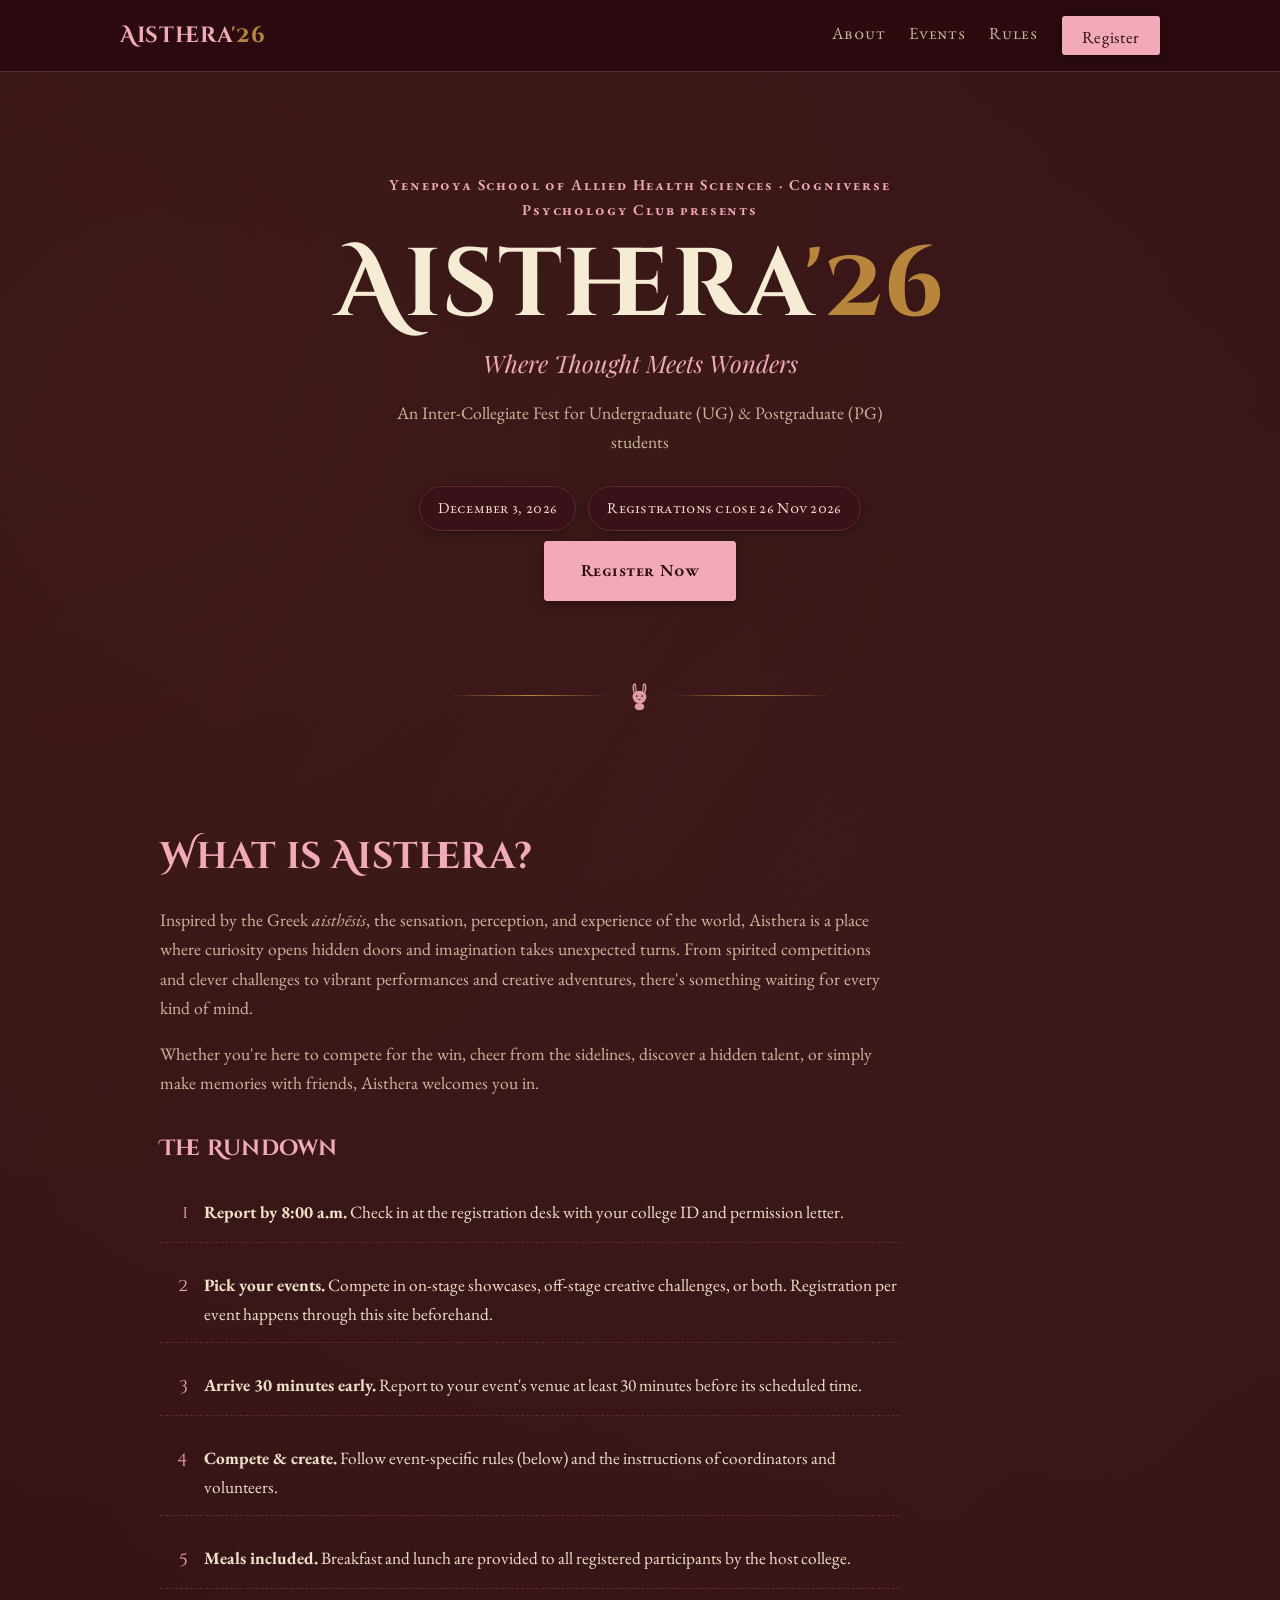
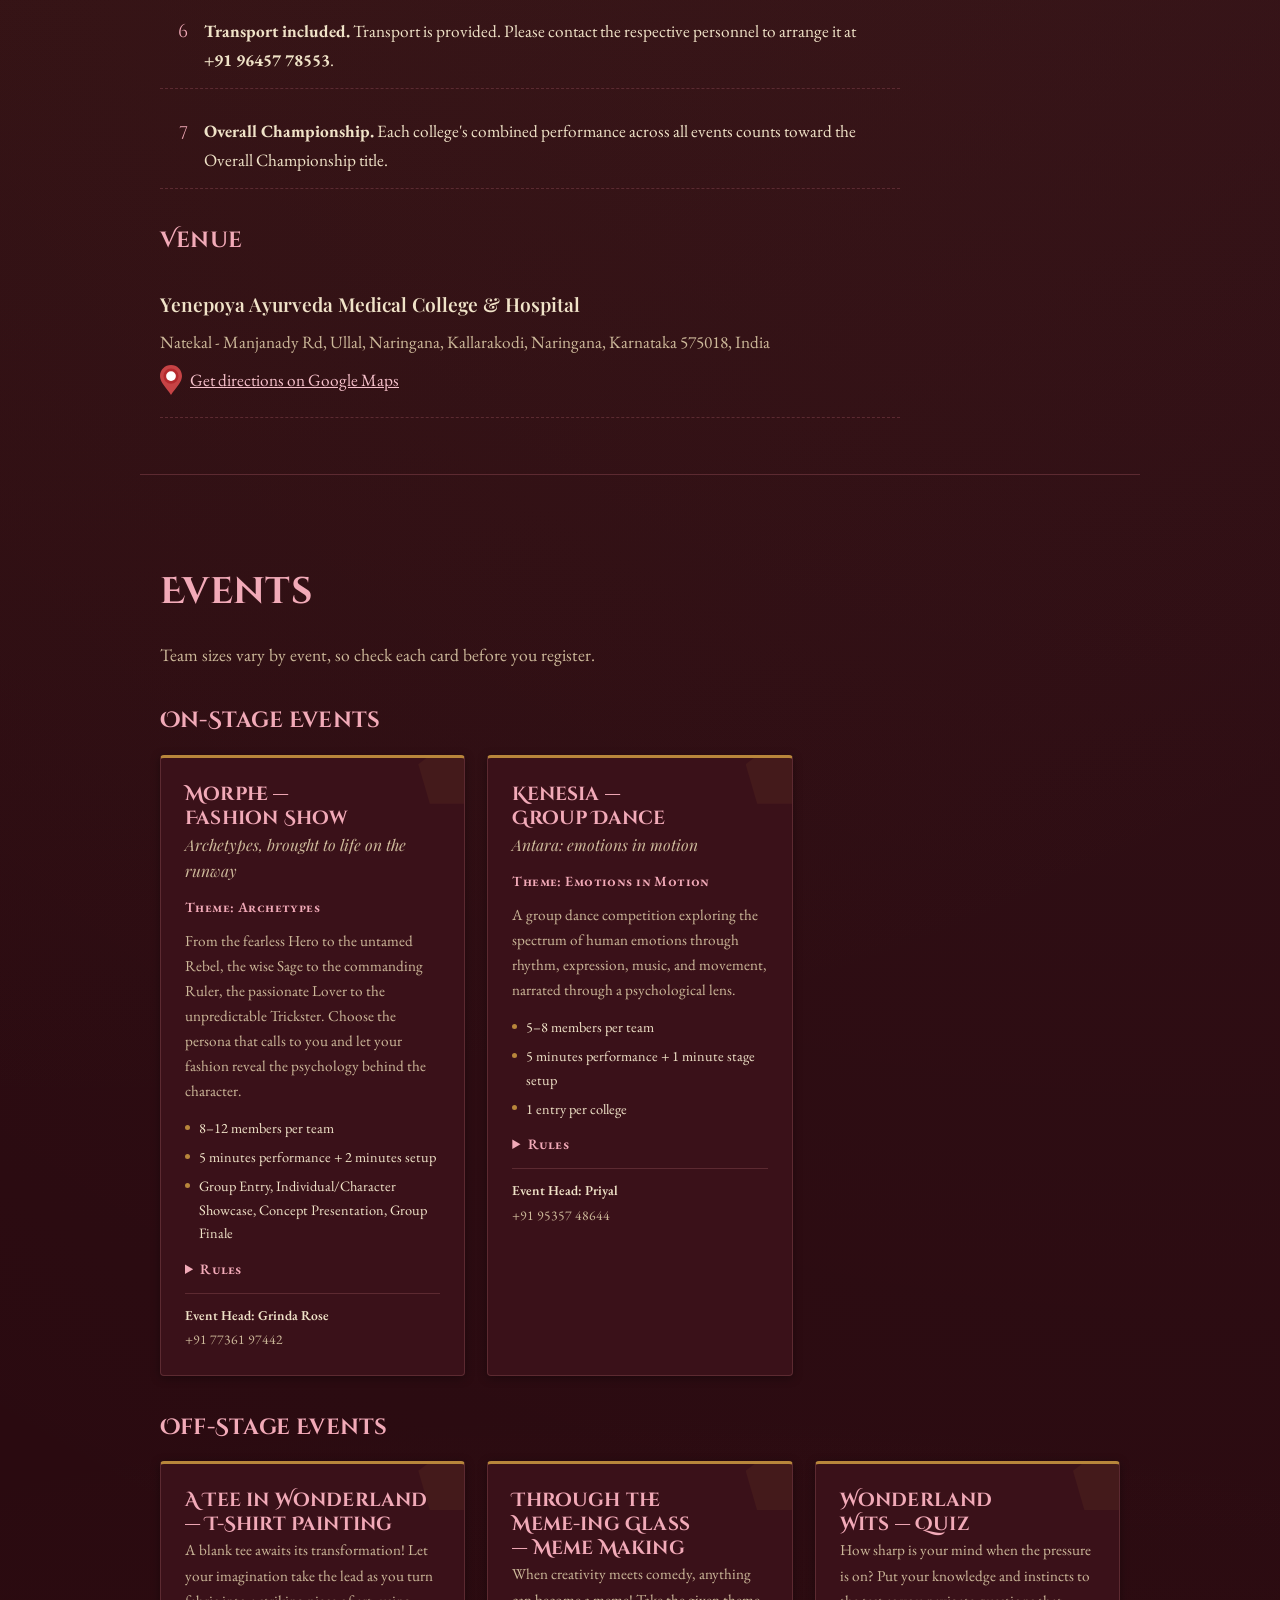
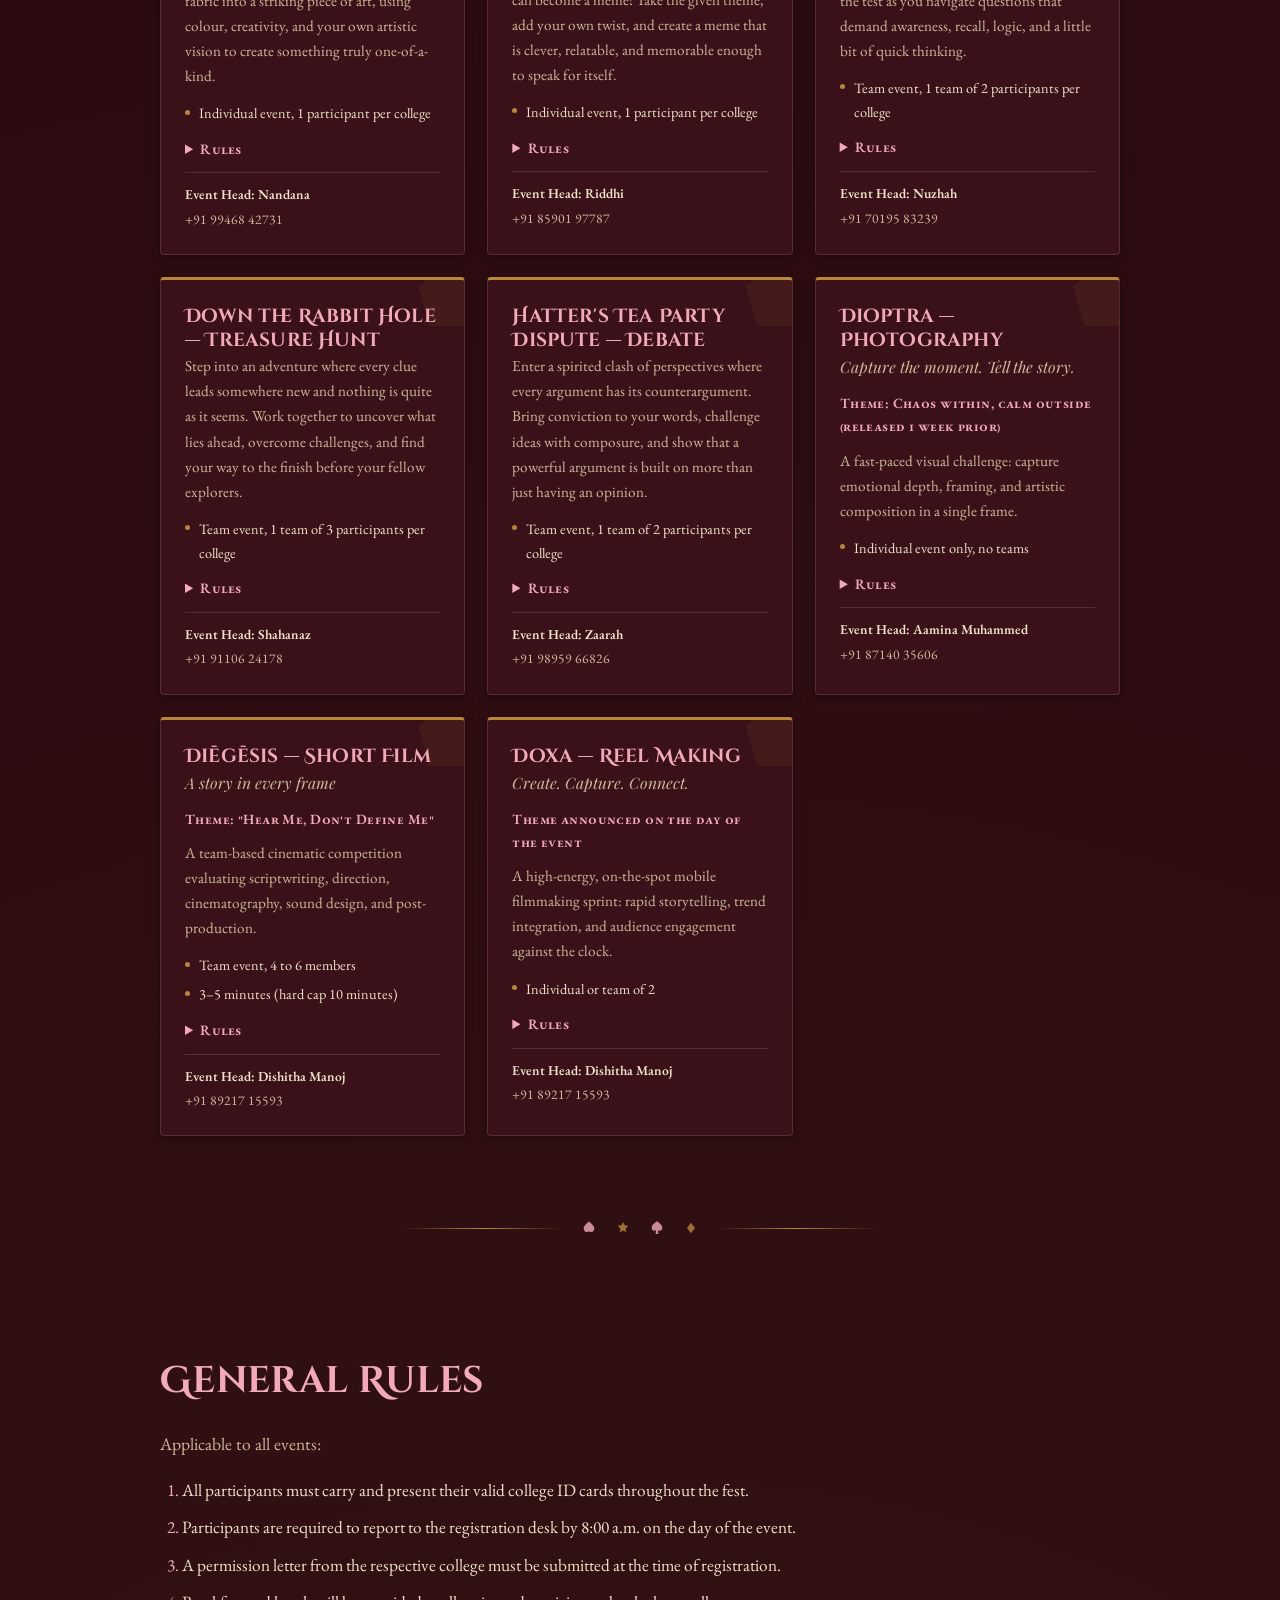
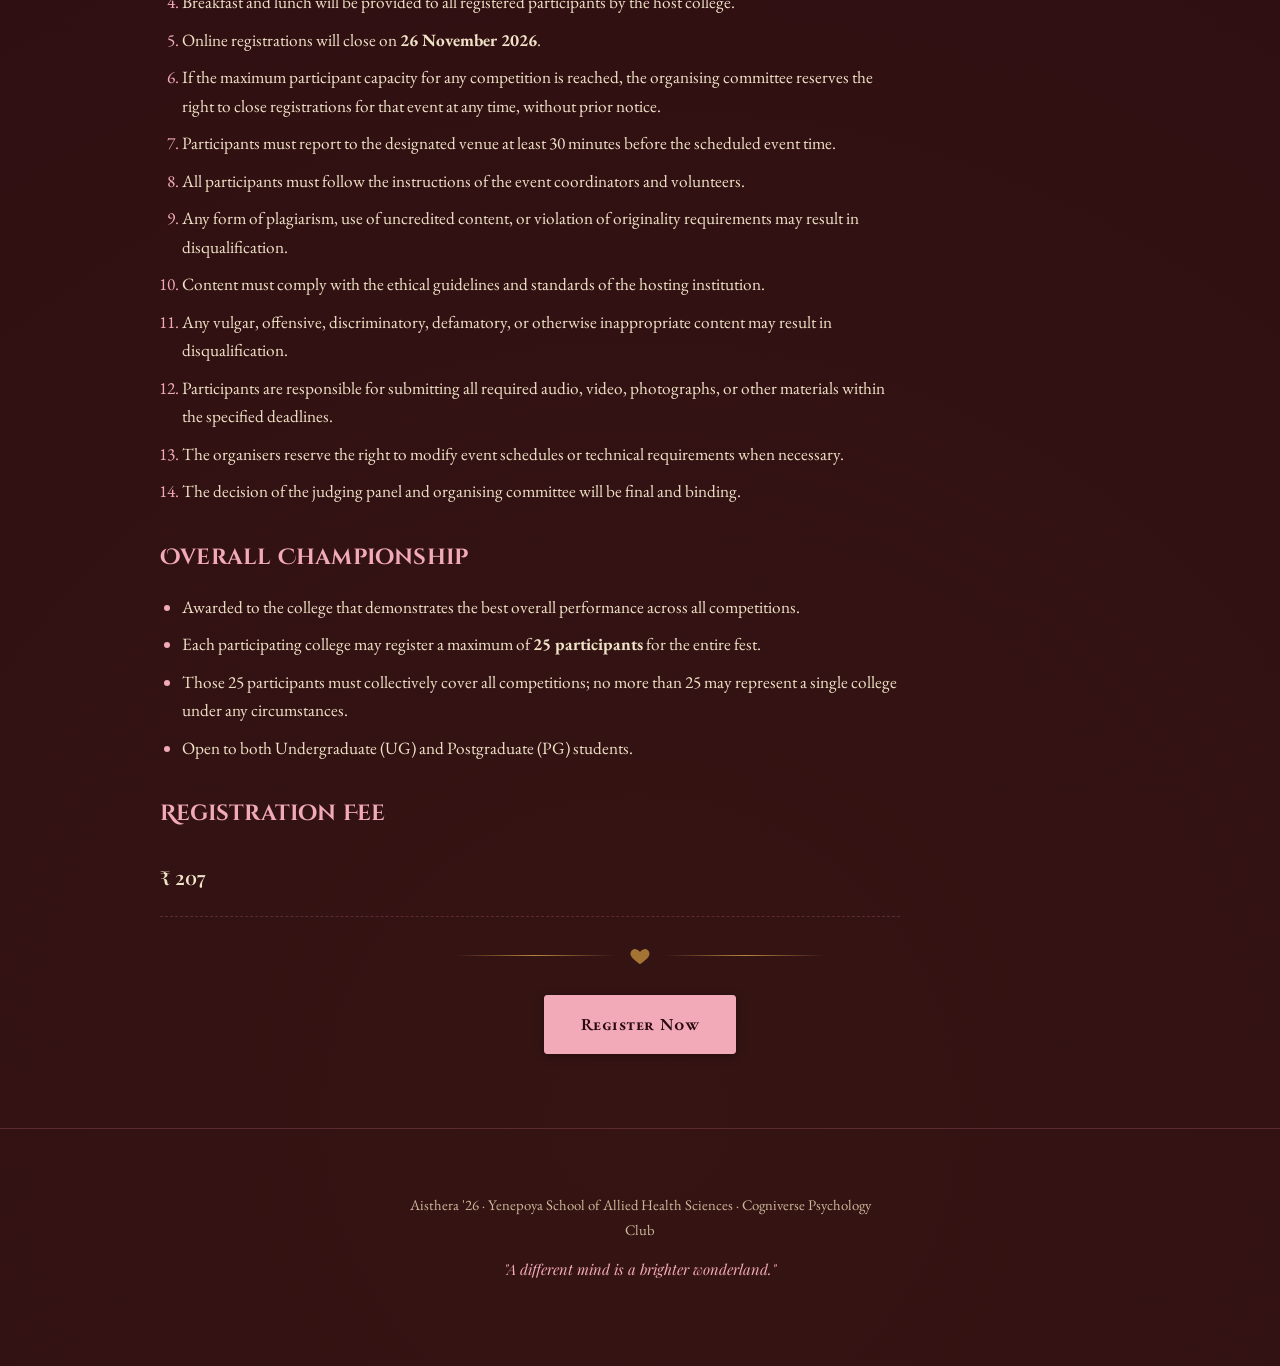
<file: index.html>
<!DOCTYPE html>
<html lang="en">
<head>
<meta charset="UTF-8" />
<meta name="viewport" content="width=device-width, initial-scale=1.0" />
<title>Aisthera '26 — Fest Guide</title>
<meta name="description" content="Aisthera '26 — Where Thought Meets Wonders. Inter-Collegiate Fest by Yenepoya School of Allied Health Sciences." />
<link rel="preconnect" href="https://fonts.googleapis.com">
<link rel="preconnect" href="https://fonts.gstatic.com" crossorigin>
<link href="https://fonts.googleapis.com/css2?family=Cinzel+Decorative:wght@700;900&family=Playfair+Display:ital,wght@0,600;1,500&family=EB+Garamond:ital,wght@0,400;0,500;0,600;1,400&display=swap" rel="stylesheet">
<link rel="stylesheet" href="style.css" />
</head>
<body>

<header class="site-header">
  <nav class="nav">
    <a class="brand" href="#top">Aisthera<span class="accent">'26</span></a>
    <div class="nav-links">
      <a href="#about">About</a>
      <a href="#events">Events</a>
      <a href="#rules">Rules</a>
      <a href="register.html" class="nav-cta">Register</a>
    </div>
  </nav>
</header>

<main id="top">

  <!-- HERO -->
  <section class="hero">
    <p class="eyebrow">Yenepoya School of Allied Health Sciences · Cogniverse Psychology Club presents</p>
    <h1>Aisthera<span class="accent">'26</span></h1>
    <p class="tagline">Where Thought Meets Wonders</p>
    <p class="hero-sub">An Inter-Collegiate Fest for Undergraduate (UG) &amp; Postgraduate (PG) students</p>
    <div class="hero-meta">
      <div class="meta-pill">December 3, 2026</div>
      <div class="meta-pill">Registrations close 26 Nov 2026</div>
    </div>
    <a href="register.html" class="btn btn-primary">Register Now</a>
  </section>

  <div class="ornament" aria-hidden="true">
    <svg class="rabbit-mark" viewBox="0 0 64 64" fill="none" xmlns="http://www.w3.org/2000/svg">
      <g fill="currentColor">
        <path d="M22 8c-2.5 0-4 3-4 8 0 4 1 9 3 13l2-1c-1.5-4-2-8-2-11 0-4 .5-6 1-6s1 2 1 6c0 4 1 8 2.5 11.5l2-1C26 24 25 19 25 15c0-5-1-7-3-7z"/>
        <path d="M40 8c2.5 0 4 3 4 8 0 4-1 9-3 13l-2-1c1.5-4 2-8 2-11 0-4-.5-6-1-6s-1 2-1 6c0 4-1 8-2.5 11.5l-2-1C36 24 37 19 37 15c0-5 1-7 3-7z"/>
        <ellipse cx="31" cy="34" rx="13" ry="12"/>
        <ellipse cx="31" cy="52" rx="9" ry="7"/>
        <circle cx="26" cy="32" r="1.6" fill="var(--parchment)"/>
        <circle cx="36" cy="32" r="1.6" fill="var(--parchment)"/>
        <path d="M28 38c1 1 4 1 5 0" stroke="var(--parchment)" stroke-width="1.2" fill="none" stroke-linecap="round"/>
      </g>
    </svg>
  </div>

  <!-- ABOUT / WALKTHROUGH -->
  <section id="about" class="section">
    <h2 class="section-title">What is Aisthera?</h2>
    <p class="lead">
      Inspired by the Greek <em>aisthēsis</em>, the sensation, perception, and experience of the world,
      Aisthera is a place where curiosity opens hidden doors and imagination takes unexpected turns.
      From spirited competitions and clever challenges to vibrant performances and creative adventures,
      there's something waiting for every kind of mind.
    </p>
    <p class="lead">
      Whether you're here to compete for the win, cheer from the sidelines, discover a hidden talent, or
      simply make memories with friends, Aisthera welcomes you in.
    </p>

    <h3 class="sub-title">The Rundown</h3>
    <ol class="rundown">
      <li><span><strong>Report by 8:00 a.m.</strong> Check in at the registration desk with your college ID and permission letter.</span></li>
      <li><span><strong>Pick your events.</strong> Compete in on-stage showcases, off-stage creative challenges, or both. Registration per event happens through this site beforehand.</span></li>
      <li><span><strong>Arrive 30 minutes early.</strong> Report to your event's venue at least 30 minutes before its scheduled time.</span></li>
      <li><span><strong>Compete &amp; create.</strong> Follow event-specific rules (below) and the instructions of coordinators and volunteers.</span></li>
      <li><span><strong>Meals included.</strong> Breakfast and lunch are provided to all registered participants by the host college.</span></li>
      <li><span><strong>Transport included.</strong> Transport is provided. Please contact the respective personnel to arrange it at <strong style="white-space: nowrap;">+91 96457 78553</strong>.</span></li>
      <li><span><strong>Overall Championship.</strong> Each college's combined performance across all events counts toward the Overall Championship title.</span></li>
    </ol>

    <h3 class="sub-title">Venue</h3>
    <div class="venue">
      <p class="venue-name">Yenepoya Ayurveda Medical College &amp; Hospital</p>
      <p class="venue-address">Natekal - Manjanady Rd, Ullal, Naringana, Kallarakodi, Naringana, Karnataka 575018, India</p>
      <p class="venue-link"><a href="https://share.google/XzGzXH52BraoZFkg7" target="_blank" rel="noopener"><svg class="pin-icon" viewBox="0 0 90 122" width="22" height="30" aria-hidden="true" focusable="false"><path fill="#c64345" d="M45 0C20.1 0 0 19.9 0 44.5c0 11.2 5.2 22.6 12.7 33.6C23 93.1 36 107.7 45 122c9-14.3 22-28.9 32.3-43.9C84.8 67.1 90 55.7 90 44.5 90 19.9 69.9 0 45 0z"/><circle fill="#b52a2e" cx="45" cy="45" r="31"/><circle fill="#fff" cx="45" cy="45" r="20"/></svg><span>Get directions on Google Maps</span></a></p>
    </div>
  </section>

  <!-- EVENTS -->
  <section id="events" class="section">
    <h2 class="section-title">Events</h2>
    <p class="lead">Team sizes vary by event, so check each card before you register.</p>

    <h3 class="sub-title">On-Stage Events</h3>
    <div class="event-grid">

      <article class="event-card">
        <h4>Morphe — Fashion Show</h4>
        <p class="event-subtitle">Archetypes, brought to life on the runway</p>
        <p class="event-theme">Theme: Archetypes</p>
        <p class="event-desc">From the fearless Hero to the untamed Rebel, the wise Sage to the commanding Ruler, the passionate Lover to the unpredictable Trickster. Choose the persona that calls to you and let your fashion reveal the psychology behind the character.</p>
        <ul class="event-facts">
          <li>8–12 members per team</li>
          <li>5 minutes performance + 2 minutes setup</li>
          <li>Group Entry, Individual/Character Showcase, Concept Presentation, Group Finale</li>
        </ul>
        <details class="event-rules">
          <summary>Rules</summary>
          <ul>
            <li>Presentation must be based on the theme "Archetypes": psychology, mythology, literature, culture, history, or original ideas.</li>
            <li>The archetype must be clearly portrayed through outfits, makeup, expressions, movements, music, and storytelling; simply wearing an outfit may reduce marks.</li>
            <li>Each team: 8–12 participants; a participant may join only one team.</li>
            <li>Final audio track must be submitted beforehand.</li>
          </ul>
        </details>
        <p class="event-contact">
          <span class="head-name">Event Head: Grinda Rose</span>
          <span class="head-phone">+91 77361 97442</span>
        </p>
      </article>

      <article class="event-card">
        <h4>Kenesia — Group Dance</h4>
        <p class="event-subtitle">Antara: emotions in motion</p>
        <p class="event-theme">Theme: Emotions in Motion</p>
        <p class="event-desc">A group dance competition exploring the spectrum of human emotions through rhythm, expression, music, and movement, narrated through a psychological lens.</p>
        <ul class="event-facts">
          <li>5–8 members per team</li>
          <li>5 minutes performance + 1 minute stage setup</li>
          <li>1 entry per college</li>
        </ul>
        <details class="event-rules">
          <summary>Rules</summary>
          <ul>
            <li>Each college may register only 1 entry.</li>
            <li>Submit the form to the event in-charge a day prior.</li>
            <li>Props allowed; sharp objects, liquids, or derogatory acts are not.</li>
            <li>Obscene/vulgar/offensive music or lyrics is prohibited; indecent exposure or gestures lead to disqualification.</li>
            <li>Backdrops allowed; pre-recorded audio submitted with the form.</li>
            <li>Judged on: theme clarity, team coordination, choreography &amp; creativity, stage presence &amp; formation, costume &amp; visual presentation, overall impact.</li>
            <li>Judges' decision is final; no appeals entertained.</li>
          </ul>
        </details>
        <p class="event-contact">
          <span class="head-name">Event Head: Priyal</span>
          <span class="head-phone">+91 95357 48644</span>
        </p>
      </article>

    </div>

    <h3 class="sub-title">Off-Stage Events</h3>
    <div class="event-grid">

      <article class="event-card">
        <h4>A Tee in Wonderland — T-Shirt Painting</h4>
        <p class="event-desc">A blank tee awaits its transformation! Let your imagination take the lead as you turn fabric into a striking piece of art, using colour, creativity, and your own artistic vision to create something truly one-of-a-kind.</p>
        <ul class="event-facts">
          <li>Individual event, 1 participant per college</li>
        </ul>
        <details class="event-rules">
          <summary>Rules</summary>
          <ul>
            <li>The T-shirt will be provided by the host institution.</li>
            <li>Participants must bring their own painting materials: paints, brushes, palettes, water containers, and other supplies.</li>
            <li>The artwork must be original and created by the participant.</li>
            <li>Plagiarised or directly copied designs may result in disqualification.</li>
            <li>Pre-printed designs, stencils, and ready-made artwork are not permitted.</li>
            <li>The decision of the judges and event organisers shall be final and binding.</li>
          </ul>
        </details>
        <p class="event-contact">
          <span class="head-name">Event Head: Nandana</span>
          <span class="head-phone">+91 99468 42731</span>
        </p>
      </article>

      <article class="event-card">
        <h4>Through the Meme-ing Glass — Meme Making</h4>
        <p class="event-desc">When creativity meets comedy, anything can become a meme! Take the given theme, add your own twist, and create a meme that is clever, relatable, and memorable enough to speak for itself.</p>
        <ul class="event-facts">
          <li>Individual event, 1 participant per college</li>
        </ul>
        <details class="event-rules">
          <summary>Rules</summary>
          <ul>
            <li>The theme will be announced at the venue of the event.</li>
            <li>Participants must create and submit their meme within the given time limit.</li>
            <li>The meme must be based on the announced theme.</li>
            <li>The meme must be original and created entirely by the participant during the event.</li>
            <li>Participants must bring their own laptops or mobile phones for meme creation.</li>
            <li>Permitted digital editing and designing applications may be used.</li>
            <li>The use of AI tools or AI-generated content for creating or modifying memes is strictly prohibited.</li>
            <li>Copied or substantially reproduced memes are not allowed.</li>
            <li>Offensive, discriminatory, or inappropriate content is prohibited.</li>
            <li>The meme must be submitted in JPG or PNG format before the deadline.</li>
          </ul>
        </details>
        <p class="event-contact">
          <span class="head-name">Event Head: Riddhi</span>
          <span class="head-phone">+91 85901 97787</span>
        </p>
      </article>

      <article class="event-card">
        <h4>Wonderland Wits — Quiz</h4>
        <p class="event-desc">How sharp is your mind when the pressure is on? Put your knowledge and instincts to the test as you navigate questions that demand awareness, recall, logic, and a little bit of quick thinking.</p>
        <ul class="event-facts">
          <li>Team event, 1 team of 2 participants per college</li>
        </ul>
        <details class="event-rules">
          <summary>Rules</summary>
          <ul>
            <li>Mobile phones, smartwatches, and external devices are strictly prohibited.</li>
            <li>Any form of misconduct may lead to immediate disqualification.</li>
            <li>Participants must follow the instructions given by the organisers throughout the competition.</li>
            <li>The decision of the judges and event organisers shall be final and binding.</li>
          </ul>
        </details>
        <p class="event-contact">
          <span class="head-name">Event Head: Nuzhah</span>
          <span class="head-phone">+91 70195 83239</span>
        </p>
      </article>

      <article class="event-card">
        <h4>Down the Rabbit Hole — Treasure Hunt</h4>
        <p class="event-desc">Step into an adventure where every clue leads somewhere new and nothing is quite as it seems. Work together to uncover what lies ahead, overcome challenges, and find your way to the finish before your fellow explorers.</p>
        <ul class="event-facts">
          <li>Team event, 1 team of 3 participants per college</li>
        </ul>
        <details class="event-rules">
          <summary>Rules</summary>
          <ul>
            <li>All three team members must remain together throughout the event.</li>
            <li>Teams must follow the instructions provided by the organisers.</li>
            <li>Teams must not tamper with, hide, exchange, or damage materials assigned to other teams.</li>
            <li>Mobile phones, internet searches, AI tools, external websites, or outside assistance are prohibited unless specifically permitted by the organisers.</li>
            <li>Participants must follow all safety instructions given by the organisers.</li>
            <li>The organisers' decision regarding the event and any applicable penalties will be final.</li>
          </ul>
        </details>
        <p class="event-contact">
          <span class="head-name">Event Head: Shahanaz</span>
          <span class="head-phone">+91 91106 24178</span>
        </p>
      </article>

      <article class="event-card">
        <h4>Hatter's Tea Party Dispute — Debate</h4>
        <p class="event-desc">Enter a spirited clash of perspectives where every argument has its counterargument. Bring conviction to your words, challenge ideas with composure, and show that a powerful argument is built on more than just having an opinion.</p>
        <ul class="event-facts">
          <li>Team event, 1 team of 2 participants per college</li>
        </ul>
        <details class="event-rules">
          <summary>Rules</summary>
          <ul>
            <li>Participants must maintain proper decorum and discipline throughout the event.</li>
            <li>Foul, offensive, or rude language is not permitted.</li>
            <li>Participants must state factual information and follow the allotted speaking time.</li>
            <li>Participants must not interrupt other speakers.</li>
            <li>The decision of the judges and event organisers shall be final and binding.</li>
          </ul>
        </details>
        <p class="event-contact">
          <span class="head-name">Event Head: Zaarah</span>
          <span class="head-phone">+91 98959 66826</span>
        </p>
      </article>

      <article class="event-card">
        <h4>Dioptra — Photography</h4>
        <p class="event-subtitle">Capture the moment. Tell the story.</p>
        <p class="event-theme">Theme: Chaos within, calm outside (released 1 week prior)</p>
        <p class="event-desc">A fast-paced visual challenge: capture emotional depth, framing, and artistic composition in a single frame.</p>
        <ul class="event-facts">
          <li>Individual event only, no teams</li>
        </ul>
        <details class="event-rules">
          <summary>Rules</summary>
          <ul>
            <li>Strictly individual; no team or group submissions.</li>
            <li>Submissions must be JPEG/JPG, high minimum resolution.</li>
            <li>DSLR/mirrorless or smartphone allowed; drones and detached mobile lenses are strictly prohibited.</li>
            <li>Only basic enhancements (brightness, contrast, minor color grading) permitted; heavy manipulation, cloning, filter layers, borders, or AI-generated elements cause immediate disqualification.</li>
            <li>Content must align with the institution's ethical code: no vulgarity, religious bias, political targeting, or unauthorized public photography.</li>
            <li>No watermarks, logos, or identifying information on the image.</li>
          </ul>
        </details>
        <p class="event-contact">
          <span class="head-name">Event Head: Aamina Muhammed</span>
          <span class="head-phone">+91 87140 35606</span>
        </p>
      </article>

      <article class="event-card">
        <h4>Diēgēsis — Short Film</h4>
        <p class="event-subtitle">A story in every frame</p>
        <p class="event-theme">Theme: "Hear Me, Don't Define Me"</p>
        <p class="event-desc">A team-based cinematic competition evaluating scriptwriting, direction, cinematography, sound design, and post-production.</p>
        <ul class="event-facts">
          <li>Team event, 4 to 6 members</li>
          <li>3–5 minutes (hard cap 10 minutes)</li>
        </ul>
        <details class="event-rules">
          <summary>Rules</summary>
          <ul>
            <li>Script, cinematography, and editing must be completely original; copyrighted stock footage or uncredited clips result in immediate disqualification.</li>
            <li>Runtime: 3–5 minutes (strict cap of 10 minutes).</li>
            <li>Deliver in MP4 or MOV format.</li>
            <li>Horizontal cinematic format (16:9), minimum 1080p.</li>
            <li>Regional-language films require English subtitles.</li>
            <li>Smartphones, DSLRs, or mirrorless setups allowed.</li>
            <li>Must align with the hosting institution's ethical codes: no vulgarity, political targeting, defamation, or controversial religious themes.</li>
          </ul>
        </details>
        <p class="event-contact">
          <span class="head-name">Event Head: Dishitha Manoj</span>
          <span class="head-phone">+91 89217 15593</span>
        </p>
      </article>

      <article class="event-card">
        <h4>Doxa — Reel Making</h4>
        <p class="event-subtitle">Create. Capture. Connect.</p>
        <p class="event-theme">Theme announced on the day of the event</p>
        <p class="event-desc">A high-energy, on-the-spot mobile filmmaking sprint: rapid storytelling, trend integration, and audience engagement against the clock.</p>
        <ul class="event-facts">
          <li>Individual or team of 2</li>
        </ul>
        <details class="event-rules">
          <summary>Rules</summary>
          <ul>
            <li>Open to individuals or teams of 2.</li>
            <li>Video length: 30–90 seconds max.</li>
            <li>Submit in MP4 format, vertical (9:16 aspect ratio).</li>
            <li>Must be created and edited within the designated time limit and campus boundaries set by organisers.</li>
            <li>No vulgarity, religious focus, or controversial content.</li>
            <li>All footage and editing must be original; plagiarism or uncredited pre-existing clips result in immediate disqualification.</li>
          </ul>
        </details>
        <p class="event-contact">
          <span class="head-name">Event Head: Dishitha Manoj</span>
          <span class="head-phone">+91 89217 15593</span>
        </p>
      </article>

    </div>
  </section>

  <div class="ornament suits" aria-hidden="true">
    <svg viewBox="0 0 24 24" fill="currentColor"><path d="M12 2c-3 4-8 6-8 11a5 5 0 0 0 8 4 5 5 0 0 0 8-4c0-5-5-7-8-11z"/></svg>
    <svg viewBox="0 0 24 24" fill="currentColor"><path d="M12 3l2.5 5 5.5.8-4 3.9.9 5.5-4.9-2.6-4.9 2.6.9-5.5-4-3.9 5.5-.8z"/></svg>
    <svg viewBox="0 0 24 24" fill="currentColor"><path d="M12 2c4 3 8 5.5 8 10a4 4 0 0 1-6.5 3.1L14 21h-4l.5-5.9A4 4 0 0 1 4 12c0-4.5 4-7 8-10z"/></svg>
    <svg viewBox="0 0 24 24" fill="currentColor"><path d="M12 4l6 8-6 8-6-8z"/></svg>
  </div>

  <!-- GENERAL RULES -->
  <section id="rules" class="section">
    <h2 class="section-title">General Rules</h2>
    <p class="lead">Applicable to all events:</p>
    <ol class="rules-list">
      <li>All participants must carry and present their valid college ID cards throughout the fest.</li>
      <li>Participants are required to report to the registration desk by 8:00 a.m. on the day of the event.</li>
      <li>A permission letter from the respective college must be submitted at the time of registration.</li>
      <li>Breakfast and lunch will be provided to all registered participants by the host college.</li>
      <li>Online registrations will close on <strong>26 November 2026</strong>.</li>
      <li>If the maximum participant capacity for any competition is reached, the organising committee reserves the right to close registrations for that event at any time, without prior notice.</li>
      <li>Participants must report to the designated venue at least 30 minutes before the scheduled event time.</li>
      <li>All participants must follow the instructions of the event coordinators and volunteers.</li>
      <li>Any form of plagiarism, use of uncredited content, or violation of originality requirements may result in disqualification.</li>
      <li>Content must comply with the ethical guidelines and standards of the hosting institution.</li>
      <li>Any vulgar, offensive, discriminatory, defamatory, or otherwise inappropriate content may result in disqualification.</li>
      <li>Participants are responsible for submitting all required audio, video, photographs, or other materials within the specified deadlines.</li>
      <li>The organisers reserve the right to modify event schedules or technical requirements when necessary.</li>
      <li>The decision of the judging panel and organising committee will be final and binding.</li>
    </ol>

    <h3 class="sub-title">Overall Championship</h3>
    <ul class="rules-list">
      <li>Awarded to the college that demonstrates the best overall performance across all competitions.</li>
      <li>Each participating college may register a maximum of <strong>25 participants</strong> for the entire fest.</li>
      <li>Those 25 participants must collectively cover all competitions; no more than 25 may represent a single college under any circumstances.</li>
      <li>Open to both Undergraduate (UG) and Postgraduate (PG) students.</li>
    </ul>

    <h3 class="sub-title">Registration Fee</h3>
    <div class="venue">
      <p class="venue-name">₹ 207</p>
    </div>

    <div class="ornament" aria-hidden="true">
      <svg viewBox="0 0 24 24" fill="currentColor"><path d="M12 21s-6.7-4.35-9.4-8.4C.8 9.7 1.6 6 4.7 4.8 7 3.9 9.3 4.9 12 7.6c2.7-2.7 5-3.7 7.3-2.8 3.1 1.2 3.9 4.9 2.1 7.8C18.7 16.65 12 21 12 21z"/></svg>
    </div>

    <p style="text-align:center;">
      <a href="register.html" class="btn btn-primary">Register Now</a>
    </p>
  </section>

</main>

<footer class="site-footer">
  <p>Aisthera '26 · Yenepoya School of Allied Health Sciences · Cogniverse Psychology Club</p>
  <p class="footer-quote">"A different mind is a brighter wonderland."</p>
</footer>

</body>
</html>
</file>
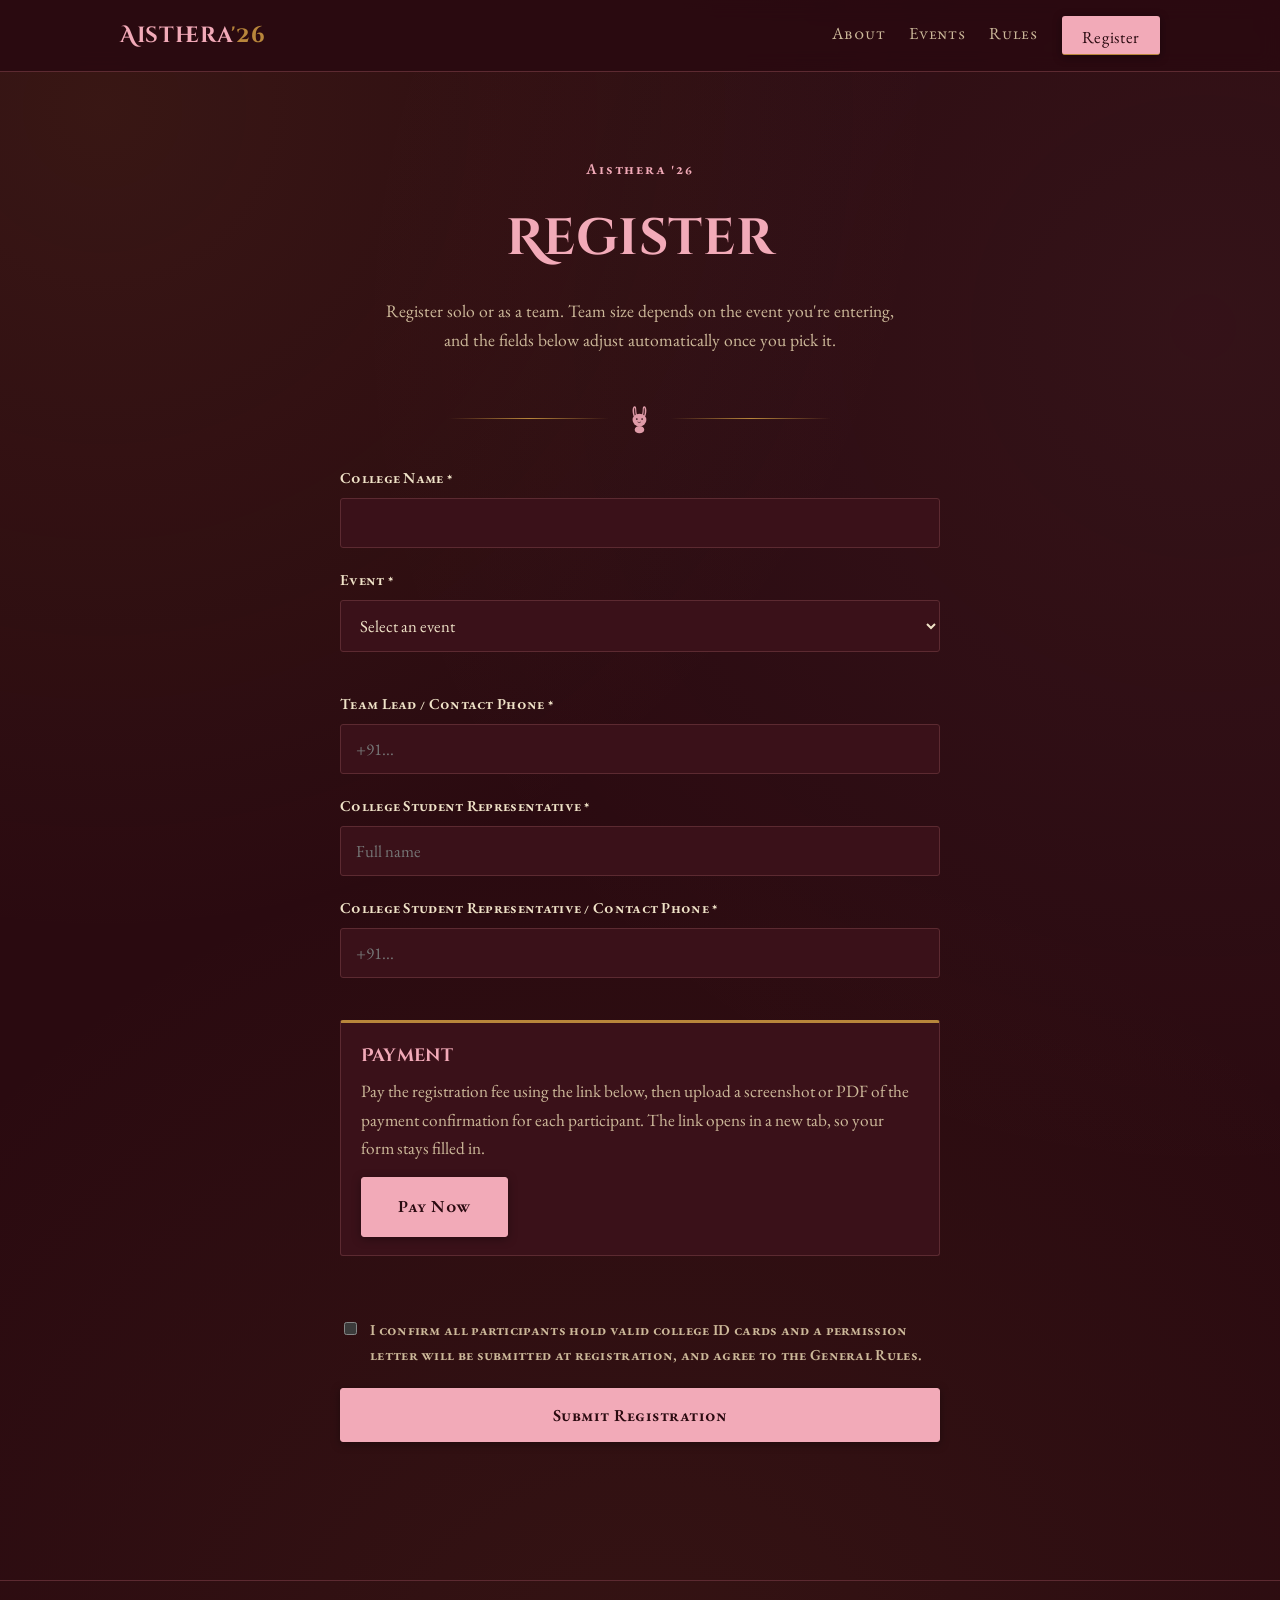
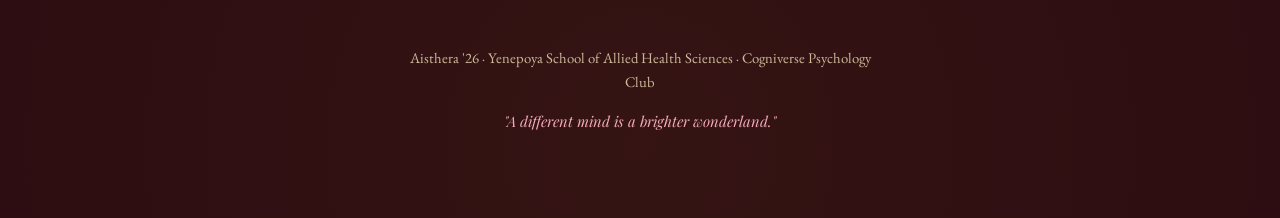
<file: register.html>
<!DOCTYPE html>
<html lang="en">
<head>
<meta charset="UTF-8" />
<meta name="viewport" content="width=device-width, initial-scale=1.0" />
<title>Register — Aisthera '26</title>
<meta name="description" content="Register for Aisthera '26 — solo or as a team of up to 12, depending on the event." />
<link rel="preconnect" href="https://fonts.googleapis.com">
<link rel="preconnect" href="https://fonts.gstatic.com" crossorigin>
<link href="https://fonts.googleapis.com/css2?family=Cinzel+Decorative:wght@700;900&family=Playfair+Display:ital,wght@0,600;1,500&family=EB+Garamond:ital,wght@0,400;0,500;0,600;1,400&display=swap" rel="stylesheet">
<link rel="stylesheet" href="style.css" />
</head>
<body>

<header class="site-header">
  <nav class="nav">
    <a class="brand" href="index.html">Aisthera<span class="accent">'26</span></a>
    <div class="nav-links">
      <a href="index.html#about">About</a>
      <a href="index.html#events">Events</a>
      <a href="index.html#rules">Rules</a>
      <a href="register.html" class="nav-cta active">Register</a>
    </div>
  </nav>
</header>

<main>

  <section class="register-hero">
    <p class="eyebrow">Aisthera '26</p>
    <h1 style="font-size: clamp(2.2rem, 7vw, 3.2rem); margin: 10px 0 0;">Register</h1>
    <p class="lead" style="margin: 14px auto 0;">
      Register solo or as a team. Team size depends on the event you're entering,
      and the fields below adjust automatically once you pick it.
    </p>
  </section>

  <div class="ornament" aria-hidden="true">
    <svg class="rabbit-mark" viewBox="0 0 64 64" fill="none" xmlns="http://www.w3.org/2000/svg">
      <g fill="currentColor">
        <path d="M22 8c-2.5 0-4 3-4 8 0 4 1 9 3 13l2-1c-1.5-4-2-8-2-11 0-4 .5-6 1-6s1 2 1 6c0 4 1 8 2.5 11.5l2-1C26 24 25 19 25 15c0-5-1-7-3-7z"/>
        <path d="M40 8c2.5 0 4 3 4 8 0 4-1 9-3 13l-2-1c1.5-4 2-8 2-11 0-4-.5-6-1-6s-1 2-1 6c0 4-1 8-2.5 11.5l-2-1C36 24 37 19 37 15c0-5 1-7 3-7z"/>
        <ellipse cx="31" cy="34" rx="13" ry="12"/>
        <ellipse cx="31" cy="52" rx="9" ry="7"/>
        <circle cx="26" cy="32" r="1.6" fill="var(--parchment)"/>
        <circle cx="36" cy="32" r="1.6" fill="var(--parchment)"/>
        <path d="M28 38c1 1 4 1 5 0" stroke="var(--parchment)" stroke-width="1.2" fill="none" stroke-linecap="round"/>
      </g>
    </svg>
  </div>

  <form id="regForm" class="reg-form">

    <div class="form-row">
      <label for="collegeName">College Name *</label>
      <input type="text" id="collegeName" name="collegeName" required />
    </div>

    <div class="form-row">
      <label for="eventName">Event *</label>
      <select id="eventName" name="eventName" required>
        <option value="" disabled selected>Select an event</option>
        <optgroup label="On-Stage">
          <option value="Morphe - Fashion Show" data-fixed-size="0" data-min="8" data-max="12">Morphe — Fashion Show (8–12 members)</option>
          <option value="Kenesia - Group Dance" data-fixed-size="0" data-min="5" data-max="8">Kenesia — Group Dance (5–8 members)</option>
        </optgroup>
        <optgroup label="Off-Stage">
          <option value="T-Shirt Painting" data-fixed-size="1">T-Shirt Painting (Individual)</option>
          <option value="Meme Making" data-fixed-size="1">Meme Making (Individual)</option>
          <option value="Quiz" data-fixed-size="2">Quiz (Team of 2)</option>
          <option value="Treasure Hunt" data-fixed-size="3">Treasure Hunt (Team of 3)</option>
          <option value="Debate" data-fixed-size="2">Debate (Team of 2)</option>
          <option value="Dioptra - Photography" data-fixed-size="1">Dioptra — Photography (Individual only)</option>
          <option value="Diegesis - Short Film" data-fixed-size="0" data-min="4" data-max="6">Diēgēsis — Short Film (4–6 members)</option>
          <option value="Doxa - Reel Making" data-fixed-size="0" data-min="1" data-max="2">Doxa — Reel Making (Individual or team of 2)</option>
        </optgroup>
      </select>
    </div>

    <div class="form-row" id="teamSizeRow" style="display:none;">
      <label for="teamSize">Team Size *</label>
      <select id="teamSize" name="teamSize"></select>
    </div>

    <div id="participantsWrap"></div>

    <div class="form-row">
      <label for="teamLeadPhone">Team Lead / Contact Phone *</label>
      <input type="tel" id="teamLeadPhone" name="teamLeadPhone" required placeholder="+91..." />
    </div>

    <div class="form-row">
      <label for="repName">College Student Representative *</label>
      <input type="text" id="repName" name="repName" required placeholder="Full name" />
    </div>

    <div class="form-row">
      <label for="repPhone">College Student Representative / Contact Phone *</label>
      <input type="tel" id="repPhone" name="repPhone" required placeholder="+91..." />
    </div>

    <div class="payment-box">
      <h5>Payment</h5>
      <p>Pay the registration fee using the link below, then upload a screenshot or PDF of the payment confirmation for each participant. The link opens in a new tab, so your form stays filled in.</p>
      <a class="btn btn-primary" href="https://rzp.io/rzp/X0l7TyO" target="_blank" rel="noopener">Pay Now</a>
    </div>

    <div id="proofWrap"></div>

    <div class="form-row">
      <label class="checkbox-row">
        <input type="checkbox" id="agree" required />
        I confirm all participants hold valid college ID cards and a permission letter will be submitted at registration, and agree to the General Rules.
      </label>
    </div>

    <button type="submit" class="btn btn-primary" id="submitBtn">Submit Registration</button>
    <p id="formStatus" class="form-status" role="status"></p>
  </form>

</main>

<footer class="site-footer">
  <p>Aisthera '26 · Yenepoya School of Allied Health Sciences · Cogniverse Psychology Club</p>
  <p class="footer-quote">"A different mind is a brighter wonderland."</p>
</footer>

<script src="config.js"></script>
<script src="script.js"></script>
</body>
</html>
</file>
<file: style.css>
/* ============================================
   AISTHERA '26 — Wonderland design tokens
   ============================================ */
:root {
  --parchment: #2a0a10;
  --parchment-deep: #1e070b;
  --parchment-line: #5c2a31;
  --ink: #f0e3c8;
  --ink-soft: #cdb99a;
  --maroon: #f2aab8;
  --maroon-bright: #f6c1cb;
  --gold: #b8863b;
  --gold-bright: #b8863b;
  --card-bg: #3a1119;
  --shadow: 0 6px 24px rgba(0, 0, 0, 0.5);
  --shadow-soft: 0 2px 10px rgba(0, 0, 0, 0.35);
  color-scheme: dark;
}

* { box-sizing: border-box; }

html, body {
  margin: 0;
  background: var(--parchment);
  width: 100%;
  overflow-x: hidden;
}

body {
  color: var(--ink);
  font-family: 'EB Garamond', Georgia, 'Times New Roman', serif;
  font-size: 1.08rem;
  line-height: 1.65;
  background-image:
    radial-gradient(circle at 8% 6%, rgba(184, 134, 59, 0.10), transparent 40%),
    radial-gradient(circle at 94% 18%, rgba(242, 170, 184, 0.05), transparent 45%),
    radial-gradient(circle at 50% 96%, rgba(184, 134, 59, 0.08), transparent 50%);
  display: flex;
  flex-direction: column;
  align-items: stretch;
}

main {
  width: 100%;
}

h1, h2, h3, h4, h5, .brand, .display {
  font-family: 'Cinzel Decorative', 'Playfair Display', Georgia, serif;
  font-weight: 700;
  text-wrap: balance;
  color: var(--maroon);
  letter-spacing: 0.01em;
}

a { color: var(--maroon-bright); }
a:focus-visible, button:focus-visible, input:focus-visible, select:focus-visible {
  outline: 2px solid var(--gold-bright);
  outline-offset: 2px;
}

/* Constrain line length only for centered prose blocks (hero, section
   leads, footer); a bare max-width with no margin:auto shrinks a <p> to
   that width but leaves it pinned to the left edge instead of centering,
   which was the site-wide "everything is stuck on the left" bug. */
.hero p,
.register-hero p,
.site-footer p {
  max-width: 66ch;
  margin-inline: auto;
}
.lead {
  max-width: 66ch;
}

/* ---------- ornamental divider (replaces emoji separators) ---------- */
.ornament {
  display: flex;
  align-items: center;
  justify-content: center;
  gap: 14px;
  margin: 28px 0;
  color: var(--gold);
  user-select: none;
}
.ornament::before,
.ornament::after {
  content: "";
  height: 1px;
  flex: 1;
  max-width: 160px;
  background: linear-gradient(90deg, transparent, var(--gold), transparent);
}
.ornament svg { width: 22px; height: 22px; opacity: 0.85; flex-shrink: 0; }
.ornament .rabbit-mark { width: 34px; height: 34px; color: var(--maroon); opacity: 0.9; }
.ornament.suits { gap: 18px; }
.ornament.suits svg { width: 16px; height: 16px; color: var(--maroon); opacity: 0.8; }
.ornament.suits svg:nth-child(2n) { color: var(--gold); }

/* ---------- header / nav ---------- */
.site-header {
  position: sticky;
  top: env(safe-area-inset-top, 0px);
  z-index: 20;
  background: color-mix(in srgb, var(--parchment) 88%, transparent);
  backdrop-filter: blur(10px);
  border-bottom: 1px solid var(--parchment-line);
}
.nav {
  max-width: 1080px;
  margin: 0 auto;
  padding: 16px 20px;
  display: flex;
  align-items: center;
  justify-content: space-between;
  gap: 16px;
  flex-wrap: wrap;
}
.brand {
  font-size: 1.4rem;
  text-decoration: none;
  color: var(--maroon);
  letter-spacing: 0.03em;
}
.brand .accent { color: var(--gold-bright); }
.nav-links {
  display: flex;
  gap: 24px;
  align-items: center;
  flex-wrap: wrap;
}
.nav-links a {
  text-decoration: none;
  color: var(--ink-soft);
  font-family: 'EB Garamond', serif;
  font-size: 1.05rem;
  font-variant: small-caps;
  letter-spacing: 0.04em;
  border-bottom: 1px solid transparent;
  padding-bottom: 2px;
}
.nav-links a:hover, .nav-links a.active { color: var(--maroon); border-color: var(--gold); }
.nav-cta {
  background: var(--maroon);
  color: var(--parchment) !important;
  padding: 8px 20px;
  border-radius: 3px;
  font-variant: normal !important;
  box-shadow: var(--shadow-soft);
}
.nav-cta:hover { background: var(--maroon-bright); }

/* ---------- hero ---------- */
.hero {
  text-align: center;
  padding: 86px 20px 50px;
  max-width: 820px;
  margin: 0 auto;
}
.eyebrow {
  font-variant: small-caps;
  letter-spacing: 0.12em;
  font-size: 0.95rem;
  color: var(--maroon);
  font-weight: 600;
}
.hero h1 {
  color: #f6ebd3;
  font-size: clamp(3.2rem, 11vw, 6rem);
  margin: 14px 0 0;
  line-height: 1;
}
.hero h1 .accent { color: var(--gold-bright); }
.tagline {
  font-family: 'Playfair Display', serif;
  font-style: italic;
  font-size: 1.5rem;
  color: #f2aab8;
  margin: 10px 0 0;
}
.hero-sub {
  margin-top: 14px;
  color: var(--ink-soft);
  font-size: 1.1rem;
}
.hero-meta {
  display: flex;
  flex-wrap: wrap;
  gap: 12px;
  justify-content: center;
  margin: 30px 0 10px;
}
.meta-pill {
  background: var(--card-bg);
  border: 1px solid var(--parchment-line);
  padding: 9px 18px;
  border-radius: 999px;
  font-size: 0.95rem;
  box-shadow: var(--shadow-soft);
  font-variant: small-caps;
  letter-spacing: 0.02em;
}

.btn {
  display: inline-block;
  padding: 15px 36px;
  border-radius: 3px;
  font-weight: 600;
  text-decoration: none;
  border: 1.5px solid var(--maroon);
  cursor: pointer;
  font-size: 1.05rem;
  font-family: 'EB Garamond', serif;
  font-variant: small-caps;
  letter-spacing: 0.03em;
  background: transparent;
}
.btn-primary {
  background: var(--maroon);
  color: var(--parchment);
  box-shadow: var(--shadow-soft);
  transition: transform 0.15s ease, background 0.15s ease;
}
.btn-primary:hover { background: var(--maroon-bright); border-color: var(--maroon-bright); transform: translateY(-1px); }
.btn-primary:disabled { opacity: 0.6; cursor: not-allowed; transform: none; }
.btn-ghost {
  color: var(--maroon);
  background: transparent;
}
.btn-ghost:hover { background: var(--parchment-deep); }

/* ---------- sections ---------- */
.section {
  max-width: 1000px;
  margin: 0 auto;
  padding: 56px 20px;
}
.section + .section { border-top: 1px solid var(--parchment-line); }
.section-title {
  font-size: 2.3rem;
  margin-bottom: 6px;
}
.section-kicker {
  font-variant: small-caps;
  letter-spacing: 0.1em;
  color: var(--gold);
  font-size: 0.95rem;
  margin: 0 0 6px;
}
.sub-title {
  font-size: 1.35rem;
  margin: 34px 0 16px;
}
.lead {
  color: var(--ink-soft);
  max-width: 720px;
  font-size: 1.1rem;
}

/* ---------- rundown ---------- */
.rundown {
  padding-left: 0;
  list-style: none;
  display: grid;
  gap: 14px;
  max-width: 740px;
  counter-reset: rundown;
}
.rundown li {
  counter-increment: rundown;
  display: flex;
  gap: 16px;
  align-items: baseline;
  padding: 14px 0;
  border-bottom: 1px dashed var(--parchment-line);
}
.rundown li::before {
  content: counter(rundown);
  font-family: 'Cinzel Decorative', serif;
  color: var(--maroon);
  font-size: 1.1rem;
  min-width: 1.6em;
  text-align: right;
  flex-shrink: 0;
}

/* ---------- event cards ---------- */
.event-grid {
  display: grid;
  grid-template-columns: repeat(auto-fill, minmax(300px, 1fr));
  gap: 22px;
  margin-top: 10px;
}
.event-card {
  background: var(--card-bg);
  border: 1px solid var(--parchment-line);
  border-radius: 4px;
  padding: 24px;
  box-shadow: var(--shadow-soft);
  position: relative;
  border-top: 3px solid var(--gold);
  overflow: hidden;
}
.event-card::after {
  content: "";
  position: absolute;
  top: -18px;
  right: -18px;
  width: 64px;
  height: 64px;
  background: var(--gold);
  opacity: 0.08;
  clip-path: polygon(50% 0%, 100% 38%, 82% 100%, 18% 100%, 0% 38%);
  pointer-events: none;
}
.event-card h4 {
  margin: 0 0 2px;
  color: var(--maroon);
  font-size: 1.2rem;
  line-height: 1.25;
}
.event-subtitle {
  font-family: 'Playfair Display', serif;
  font-style: italic;
  font-size: 0.98rem;
  color: var(--ink-soft);
  margin: 0 0 12px;
}
.event-theme {
  font-size: 0.88rem;
  font-weight: 600;
  color: var(--maroon);
  margin: 0 0 10px;
  font-variant: small-caps;
  letter-spacing: 0.03em;
}
.event-card > p.event-desc { font-size: 0.95rem; color: var(--ink-soft); margin: 0 0 12px; }
.event-facts {
  list-style: none;
  padding: 0;
  margin: 0 0 12px;
  display: grid;
  gap: 5px;
  font-size: 0.9rem;
  color: var(--ink);
}
.event-facts li {
  padding-left: 14px;
  position: relative;
}
.event-facts li::before {
  content: "";
  position: absolute;
  left: 0;
  top: 0.6em;
  width: 5px;
  height: 5px;
  border-radius: 50%;
  background: var(--gold);
}
.event-rules {
  margin: 12px 0;
  font-size: 0.9rem;
}
.event-rules summary {
  cursor: pointer;
  font-weight: 600;
  color: var(--maroon);
  font-variant: small-caps;
  letter-spacing: 0.02em;
}
.event-rules ul {
  margin: 10px 0 0;
  padding-left: 18px;
  color: var(--ink-soft);
  display: grid;
  gap: 5px;
}
.event-contact {
  font-size: 0.85rem;
  color: var(--ink-soft);
  border-top: 1px solid var(--parchment-line);
  padding-top: 10px;
  margin: 10px 0 0;
  display: grid;
  gap: 2px;
}
.event-contact .head-name { font-weight: 600; color: var(--ink); }
.event-contact .head-phone { color: var(--ink-soft); }

.rules-list {
  display: grid;
  gap: 9px;
  padding-left: 22px;
  max-width: 740px;
}
.rules-list li::marker { color: var(--maroon); }

/* ---------- registration page ---------- */
.register-hero {
  text-align: center;
  padding: 70px 20px 20px;
  max-width: 700px;
  margin: 0 auto;
}
.reg-form {
  max-width: 640px;
  display: grid;
  gap: 20px;
  margin: 30px auto 0;
  padding: 0 20px 70px;
}
.form-row { display: grid; gap: 7px; }
.form-row label {
  font-weight: 600;
  font-size: 0.95rem;
  font-variant: small-caps;
  letter-spacing: 0.02em;
}
.form-row input,
.form-row select {
  padding: 13px 15px;
  border-radius: 3px;
  border: 1px solid var(--parchment-line);
  background: var(--card-bg);
  color: var(--ink);
  font-size: 1.05rem;
  font-family: inherit;
}
.form-row input:focus,
.form-row select:focus {
  outline: 2px solid var(--gold-bright);
  outline-offset: 1px;
}
.checkbox-row {
  display: flex;
  gap: 10px;
  align-items: flex-start;
  font-weight: 400;
  font-size: 0.92rem;
  color: var(--ink-soft);
  font-variant: normal;
}
.checkbox-row input { margin-top: 4px; }

.participant-block {
  border: 1px solid var(--parchment-line);
  border-radius: 4px;
  padding: 18px;
  background: var(--parchment-deep);
  display: grid;
  gap: 10px;
}
.participant-block h5 {
  margin: 0;
  font-size: 0.98rem;
  color: var(--maroon);
}
.participant-fields {
  display: grid;
  grid-template-columns: 1fr 1fr;
  gap: 10px;
}
@media (max-width: 540px) {
  .participant-fields { grid-template-columns: 1fr; }
}

.form-status {
  font-size: 0.95rem;
  min-height: 1.2em;
}
.form-status.success { color: #2f6b3a; }
.form-status.error { color: var(--maroon-bright); }

/* ---------- footer ---------- */
.site-footer {
  text-align: center;
  padding: 50px 20px 70px;
  color: var(--ink-soft);
  font-size: 0.92rem;
  border-top: 1px solid var(--parchment-line);
}
.footer-quote {
  font-family: 'Playfair Display', serif;
  font-style: italic;
  margin-top: 6px;
  color: var(--maroon);
}

@media (prefers-reduced-motion: reduce) {
  * { transition: none !important; animation: none !important; }
}

/* ---------- venue ---------- */
.venue {
  max-width: 740px;
  padding: 14px 0;
  border-bottom: 1px dashed var(--parchment-line);
}
.venue p { margin: 0 0 8px; }
.venue-name {
  font-family: 'Playfair Display', serif;
  font-weight: 600;
  font-size: 1.2rem;
}
.venue-address { color: var(--ink-soft); }
.venue-link { margin-bottom: 0 !important; }

.venue-link a { display: inline-flex; align-items: center; gap: 8px; }
.pin-icon { flex-shrink: 0; color: var(--gold); }

/* ---------- payment ---------- */
.payment-box {
  border: 1px solid var(--parchment-line);
  border-top: 3px solid var(--gold);
  background: var(--card-bg);
  padding: 18px 20px;
  margin: 22px 0;
  border-radius: 3px;
}
.payment-box h5 { margin: 0 0 6px; font-size: 1.15rem; }
.payment-box p { margin: 0 0 14px; color: var(--ink-soft); }
.proof-row input[type="file"] { width: 100%; }
</file>
